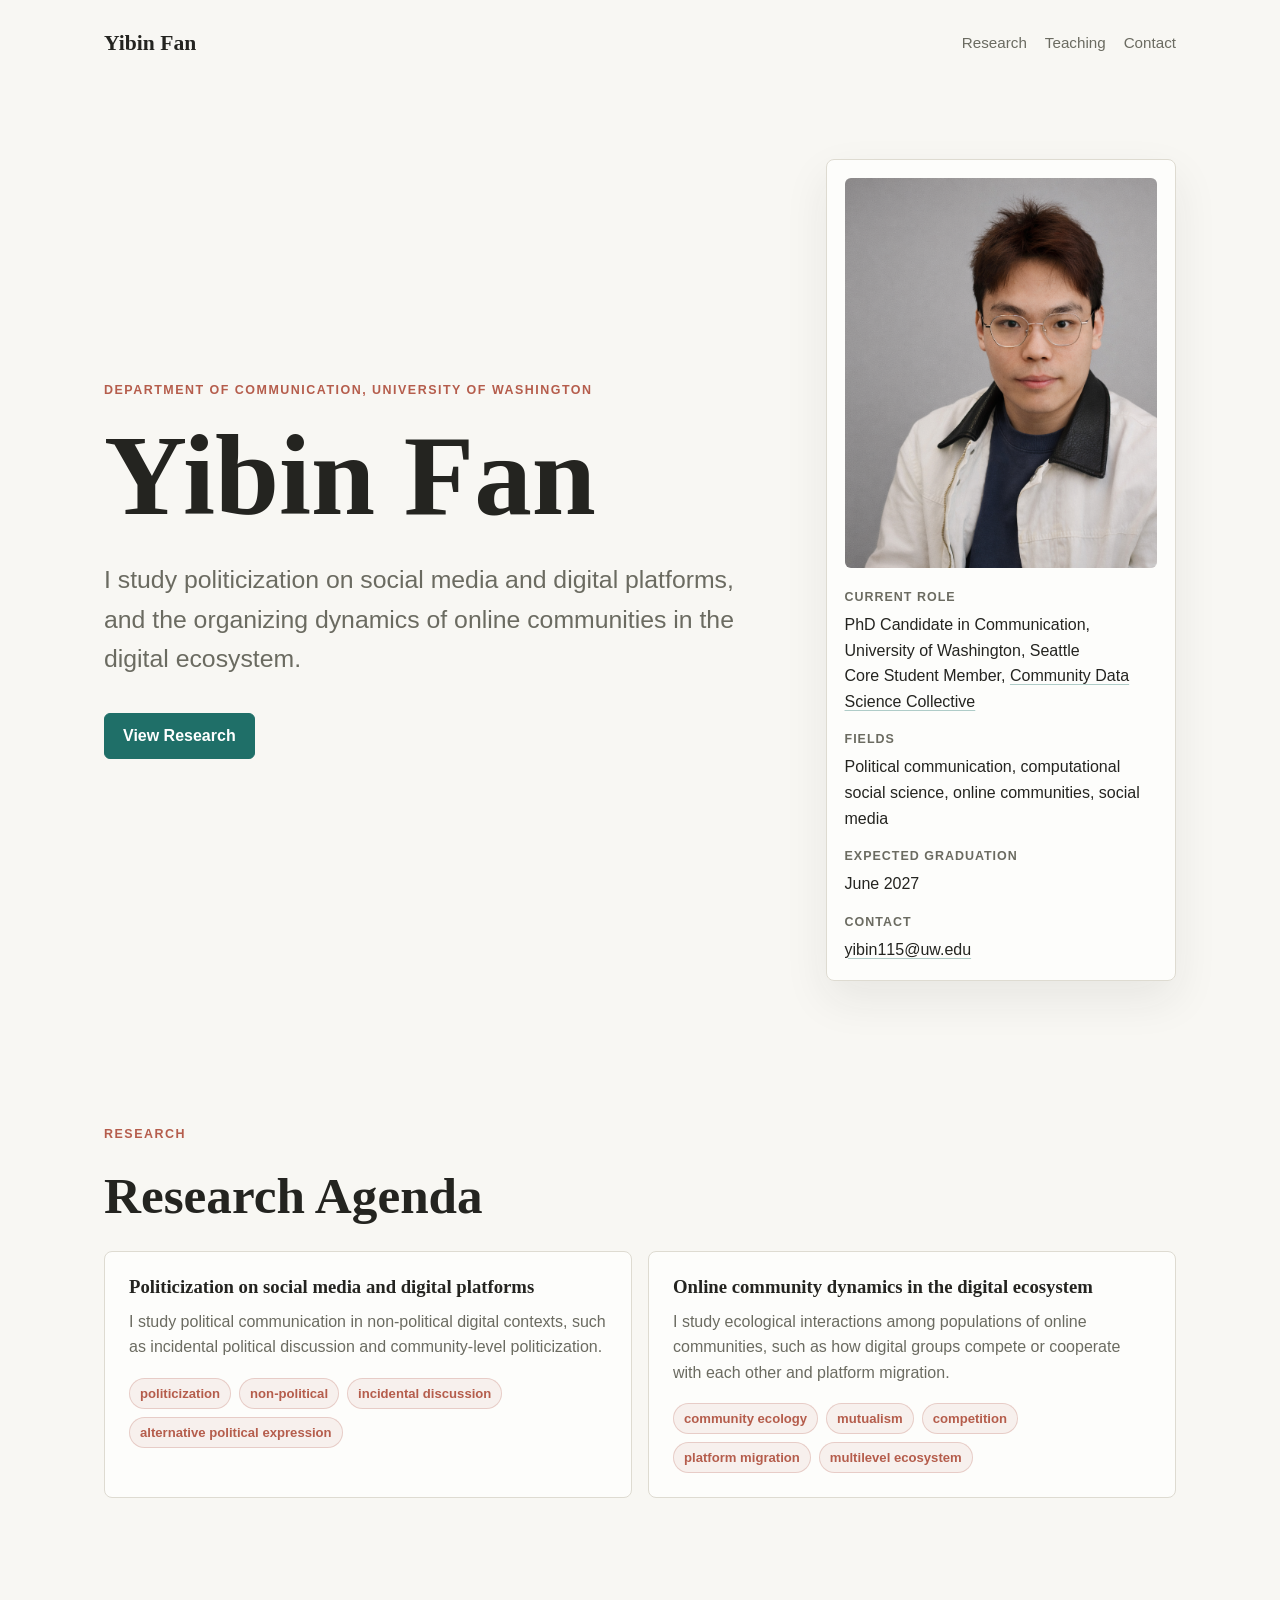
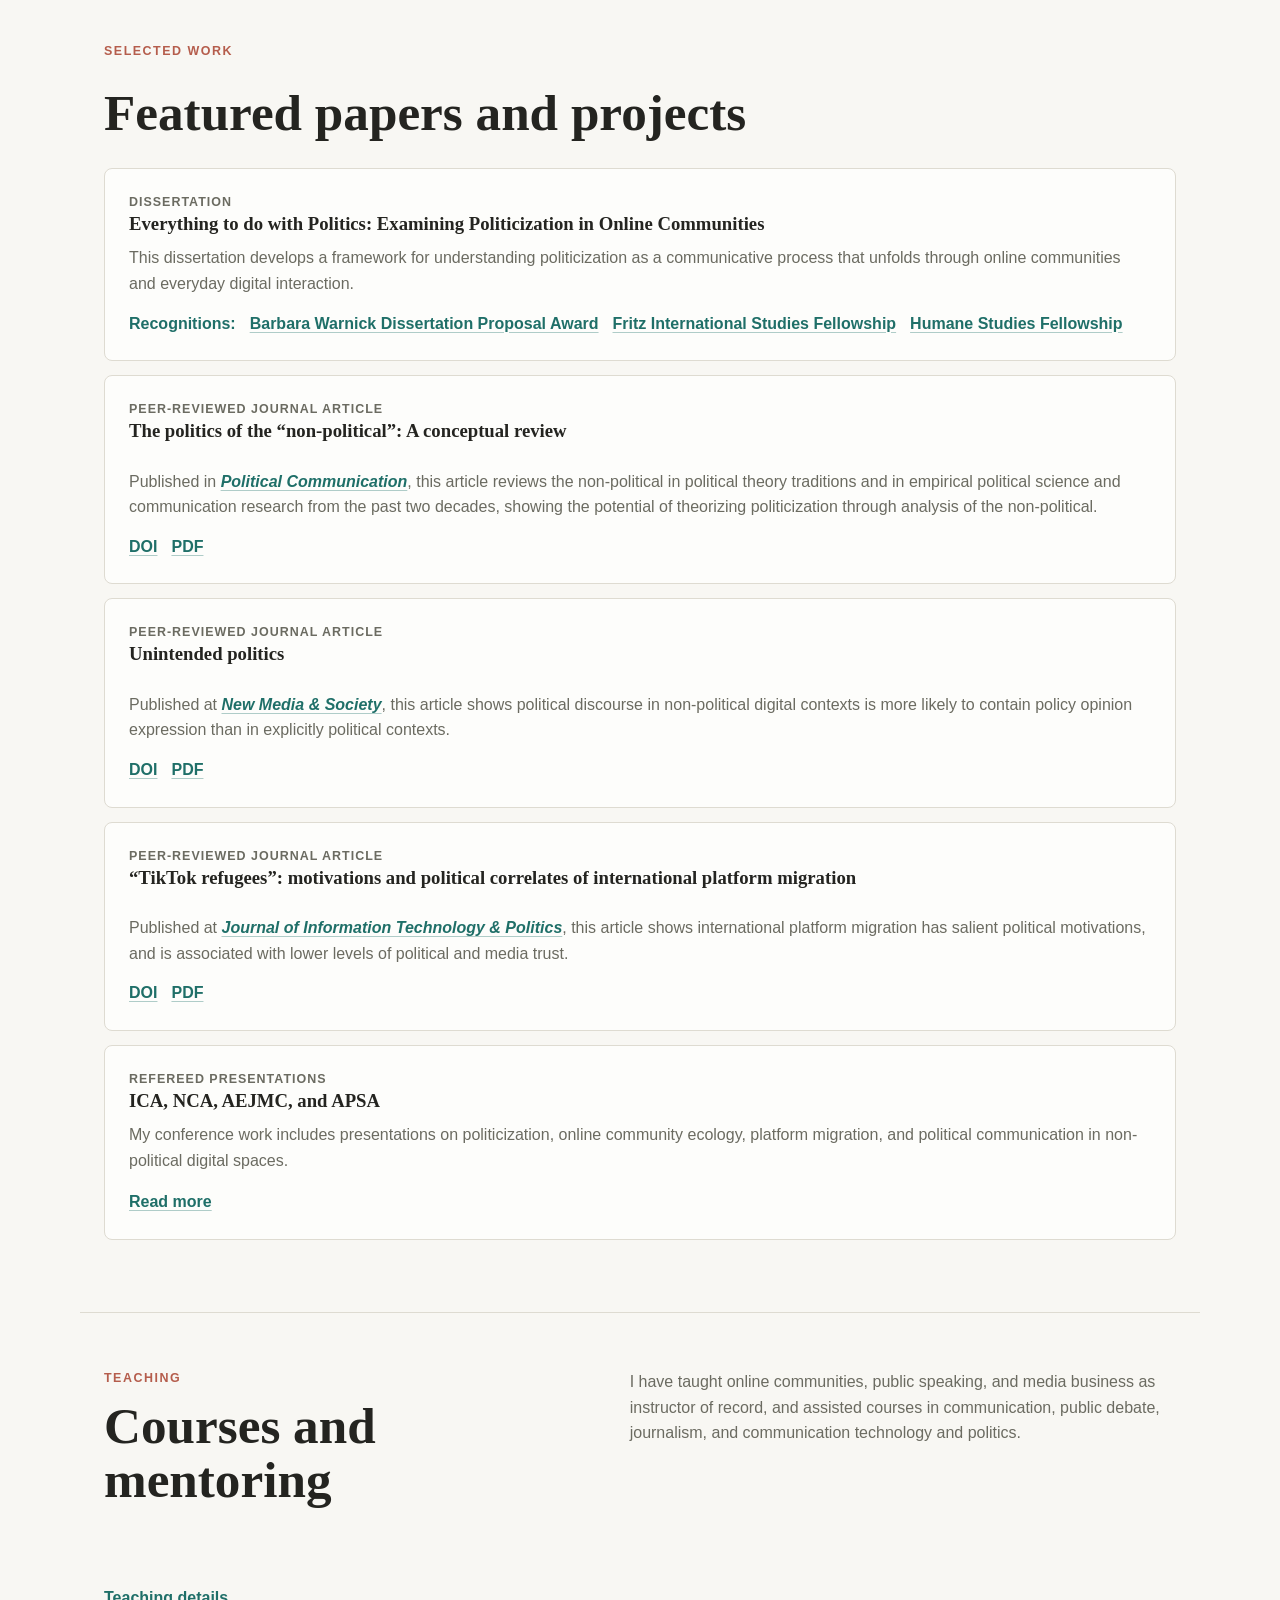
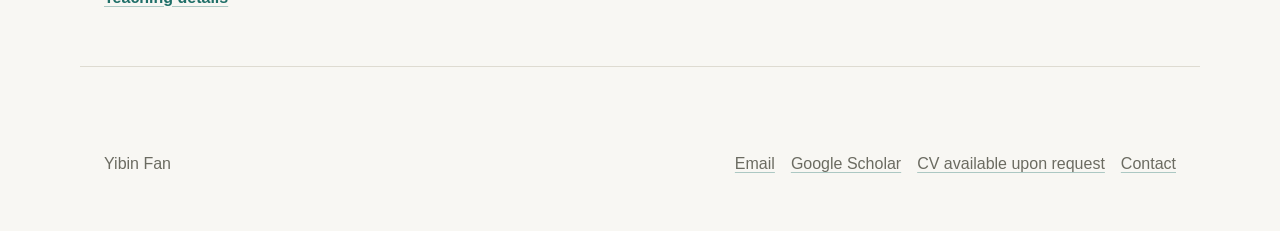
<file: site/index.html>
<!doctype html>
<html lang="en">
  <head>
    <meta charset="utf-8">
    <meta name="viewport" content="width=device-width, initial-scale=1">
    <title>Yibin Fan | Communication PhD Student</title>
    <meta name="description" content="Yibin Fan is a PhD student in Communication at the University of Washington studying politicization in online communities.">
    <link rel="stylesheet" href="styles/base.css">
  </head>
  <body>
    <header class="site-header">
      <a class="brand" href="index.html">Yibin Fan</a>
      <nav class="nav" aria-label="Primary navigation">
        <a href="pages/research.html">Research</a>
        <a href="pages/teaching.html">Teaching</a>
        <a href="pages/contact.html">Contact</a>
      </nav>
    </header>

    <main>
      <section class="hero">
        <div class="hero-copy">
          <p class="eyebrow">Department of Communication, University of Washington</p>
          <h1>Yibin Fan</h1>
          <p class="lede">
            I study politicization on social media and digital platforms, and the organizing dynamics of online communities in the digital ecosystem.
          </p>
          <div class="actions">
            <a class="button primary" href="pages/research.html">View Research</a>
          </div>
        </div>
        <aside class="profile-panel" aria-label="Profile summary">
          <img class="portrait" src="assets/headshots/headshot_seattle.png" alt="Portrait of Yibin Fan">
          <dl>
            <div>
              <dt>Current role</dt>
              <dd>
                PhD Candidate in Communication, University of Washington, Seattle<br>
                Core Student Member, <a href="https://wiki.communitydata.science/" target="_blank" rel="noopener noreferrer">Community Data Science Collective</a>
              </dd>
            </div>
            <div>
              <dt>Fields</dt>
              <dd>Political communication, computational social science, online communities, social media</dd>
            </div>
            <div>
              <dt>Expected graduation</dt>
              <dd>June 2027</dd>
            </div>
            <div>
              <dt>Contact</dt>
              <dd><a href="mailto:yibin115@uw.edu">yibin115@uw.edu</a></dd>
            </div>
          </dl>
        </aside>
      </section>

      <section class="section">
        <div class="section-heading">
          <p class="eyebrow">Research</p>
          <h2>Research Agenda</h2>
        </div>
        <div class="grid two">
          <article class="summary-item">
            <h3>Politicization on social media and digital platforms</h3>
            <p>I study political communication in non-political digital contexts, such as incidental political discussion and community-level politicization.</p>
            <div class="keyword-list" aria-label="Politicization keywords">
              <span>politicization</span>
              <span>non-political</span>
              <span>incidental discussion</span>
              <span>alternative political expression</span>
            </div>
          </article>
          <article class="summary-item">
            <h3>Online community dynamics in the digital ecosystem</h3>
            <p>I study ecological interactions among populations of online communities, such as how digital groups compete or cooperate with each other and platform migration.</p>
            <div class="keyword-list" aria-label="Online community ecosystem keywords">
              <span>community ecology</span>
              <span>mutualism</span>
              <span>competition</span>
              <span>platform migration</span>
              <span>multilevel ecosystem</span>
            </div>
          </article>
        </div>
      </section>

      <section class="section featured-work">
        <div class="section-heading">
          <p class="eyebrow">Selected work</p>
          <h2>Featured papers and projects</h2>
        </div>
        <div class="work-list">
          <article class="work-item">
            <p class="status">Dissertation</p>
            <h3>Everything to do with Politics: Examining Politicization in Online Communities</h3>
            <p>This dissertation develops a framework for understanding politicization as a communicative process that unfolds through online communities and everyday digital interaction.</p>
            <div class="link-row">
              <a>Recognitions:</a>
              <a href="https://com.uw.edu/ma-phd/funding-and-award-opportunities/research-funding/">Barbara Warnick Dissertation Proposal Award</a>
              <a href="https://grad.uw.edu/funding_posts/international-research-fellowships/">Fritz International Studies Fellowship</a>
              <a href="https://www.theihs.org/blog/funding-type/humane-studies-fellowship/">Humane Studies Fellowship</a>
            </div>
          </article>
          <article class="work-item">
            <p class="status">Peer-reviewed Journal Article</p>
            <h3>The politics of the &ldquo;non-political&rdquo;: A conceptual review</h3>
            <p>Published in <a href="https://www.tandfonline.com/doi/full/10.1080/10584609.2026.2745844"><em>Political Communication</em></a>, this article reviews the non-political in political theory traditions and in empirical political science and communication research from the past two decades, showing the potential of theorizing politicization through analysis of the non-political.</p>
            <div class="link-row">
              <a href="https://www.tandfonline.com/doi/full/10.1080/10584609.2026.2745844">DOI</a>
              <a href="https://www.tandfonline.com/doi/epdf/10.1080/10584609.2026.2745844">PDF</a>
            </div>
          </article>
          <article class="work-item">
            <p class="status">Peer-reviewed Journal Article</p>
            <h3>Unintended politics</h3>
            <p>Published at <a href="https://journals.sagepub.com/home/nms"><em>New Media & Society</em></a>, this article shows political discourse in non-political digital contexts is more likely to contain policy opinion expression than in explicitly political contexts.</p>
            <div class="link-row">
              <a href="https://doi.org/10.1177/14614448261441875">DOI</a>
              <a href="https://journals.sagepub.com/doi/pdf/10.1177/14614448261441875?casa_token=1-ZnGrfTjEoAAAAA:AifNyIRY7ep2owa5KEr0ajN2B7ABjRa7L96bX6fsLp5TvKdHX-in_V_Z3XCJmudTWeqTJ_bSWKwmBw">PDF</a>
            </div>
          </article>
          <article class="work-item">
            <p class="status">Peer-reviewed Journal Article</p>
            <h3>“TikTok refugees”: motivations and political correlates of international platform migration</h3>
            <p>Published at <a href="https://www.tandfonline.com/journals/witp20"><em>Journal of Information Technology & Politics</em></a>, this article shows international platform migration has salient political motivations, and is associated with lower levels of political and media trust.</p>
            <div class="link-row">
              <a href="https://www.tandfonline.com/doi/full/10.1080/19331681.2026.2701762">DOI</a>
              <a href="https://www.tandfonline.com/doi/pdf/10.1080/19331681.2026.2701762">PDF</a>
            </div>
          </article>
          <article class="work-item">
            <p class="status">Refereed presentations</p>
            <h3>ICA, NCA, AEJMC, and APSA</h3>
            <p>My conference work includes presentations on politicization, online community ecology, platform migration, and political communication in non-political digital spaces.</p>
            <a href="pages/research.html">Read more</a>
          </article>
        </div>
      </section>

      <section class="section teaching-band">
        <div class="section-heading">
          <p class="eyebrow">Teaching</p>
          <h2>Courses and mentoring</h2>
        </div>
        <p>
          I have taught online communities, public speaking, and media business as instructor of record, and assisted courses in communication, public debate, journalism, and communication technology and politics.
        </p>
        <a class="text-link" href="pages/teaching.html">Teaching details</a>
      </section>
    </main>

    <footer class="footer">
      <p>Yibin Fan</p>
      <div class="footer-links">
        <a href="mailto:yibin115@uw.edu">Email</a>
        <a href="https://scholar.google.com/citations?user=-ZSV1sAAAAAJ&hl=en&oi=sra">Google Scholar</a>
        <a href="mailto:yibin115@uw.edu?subject=CV%20request">CV available upon request</a>
        <a href="pages/contact.html">Contact</a>
      </div>
    </footer>
    <script src="scripts/main.js"></script>
  </body>
</html>
</file>
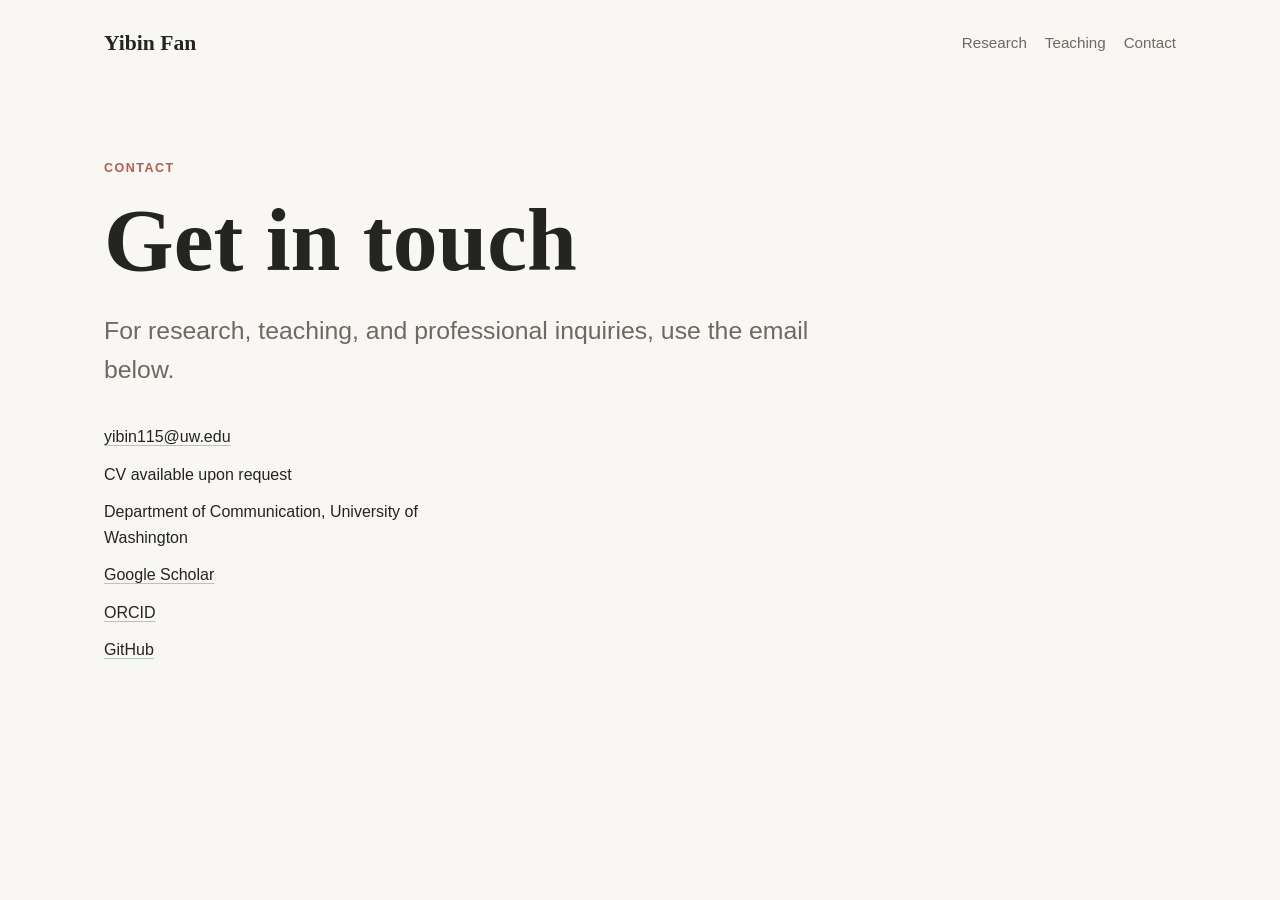
<file: site/pages/contact.html>
<!doctype html>
<html lang="en">
  <head>
    <meta charset="utf-8">
    <meta name="viewport" content="width=device-width, initial-scale=1">
    <title>Contact | Yibin Fan</title>
    <meta name="description" content="Contact information and academic profiles for Yibin Fan.">
    <link rel="stylesheet" href="../styles/base.css">
  </head>
  <body>
    <header class="site-header">
      <a class="brand" href="../index.html">Yibin Fan</a>
      <nav class="nav" aria-label="Primary navigation">
        <a href="research.html">Research</a>
        <a href="teaching.html">Teaching</a>
        <a href="contact.html">Contact</a>
      </nav>
    </header>
    <main class="page">
      <p class="eyebrow">Contact</p>
      <h1>Get in touch</h1>
      <p class="lede narrow">For research, teaching, and professional inquiries, use the email below.</p>
      <div class="contact-list">
        <a href="mailto:yibin115@uw.edu">yibin115@uw.edu</a>
        <span>CV available upon request</span>
        <span>Department of Communication, University of Washington</span>
        <a href="https://scholar.google.com/citations?user=-ZSV1sAAAAAJ&hl=en&oi=sra">Google Scholar</a>
        <a href="#">ORCID</a>
        <a href="#">GitHub</a>
      </div>
    </main>
  </body>
</html>
</file>
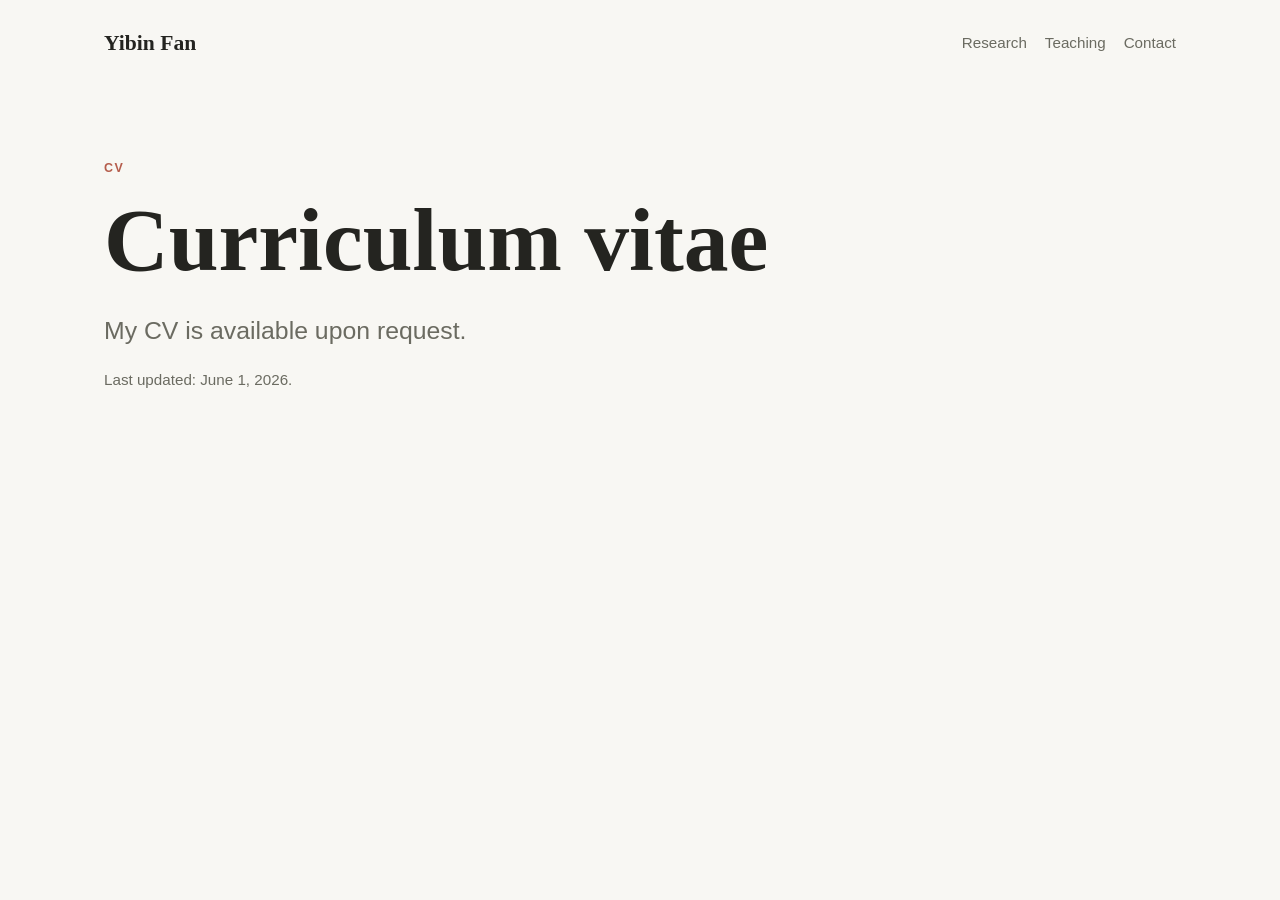
<file: site/pages/cv.html>
<!doctype html>
<html lang="en">
  <head>
    <meta charset="utf-8">
    <meta name="viewport" content="width=device-width, initial-scale=1">
    <title>CV | Yibin Fan</title>
    <meta name="description" content="Request the curriculum vitae of Yibin Fan.">
    <link rel="stylesheet" href="../styles/base.css">
  </head>
  <body>
    <header class="site-header">
      <a class="brand" href="../index.html">Yibin Fan</a>
      <nav class="nav" aria-label="Primary navigation">
        <a href="research.html">Research</a>
        <a href="teaching.html">Teaching</a>
        <a href="contact.html">Contact</a>
      </nav>
    </header>
    <main class="page">
      <p class="eyebrow">CV</p>
      <h1>Curriculum vitae</h1>
      <p class="lede narrow">My CV is available upon request.</p>
      <p class="small-note">Last updated: June 1, 2026.</p>
    </main>
  </body>
</html>
</file>
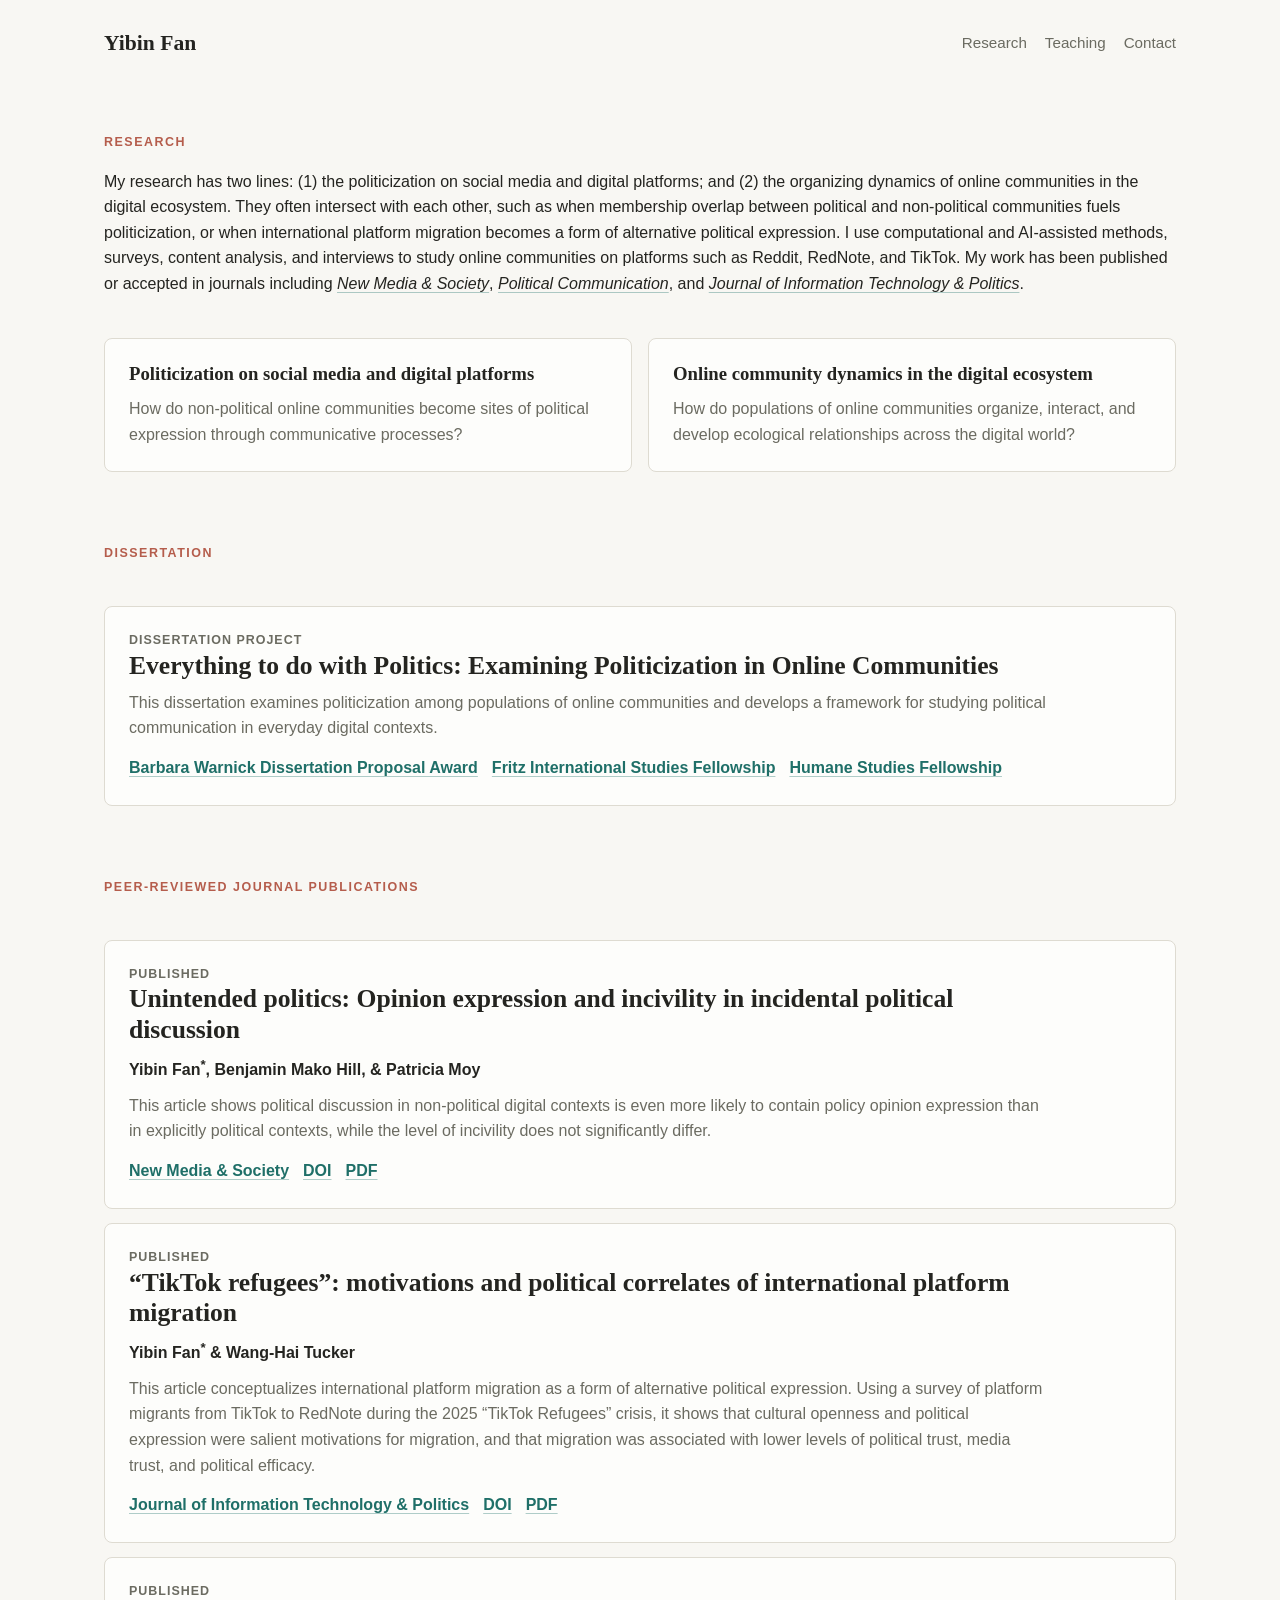
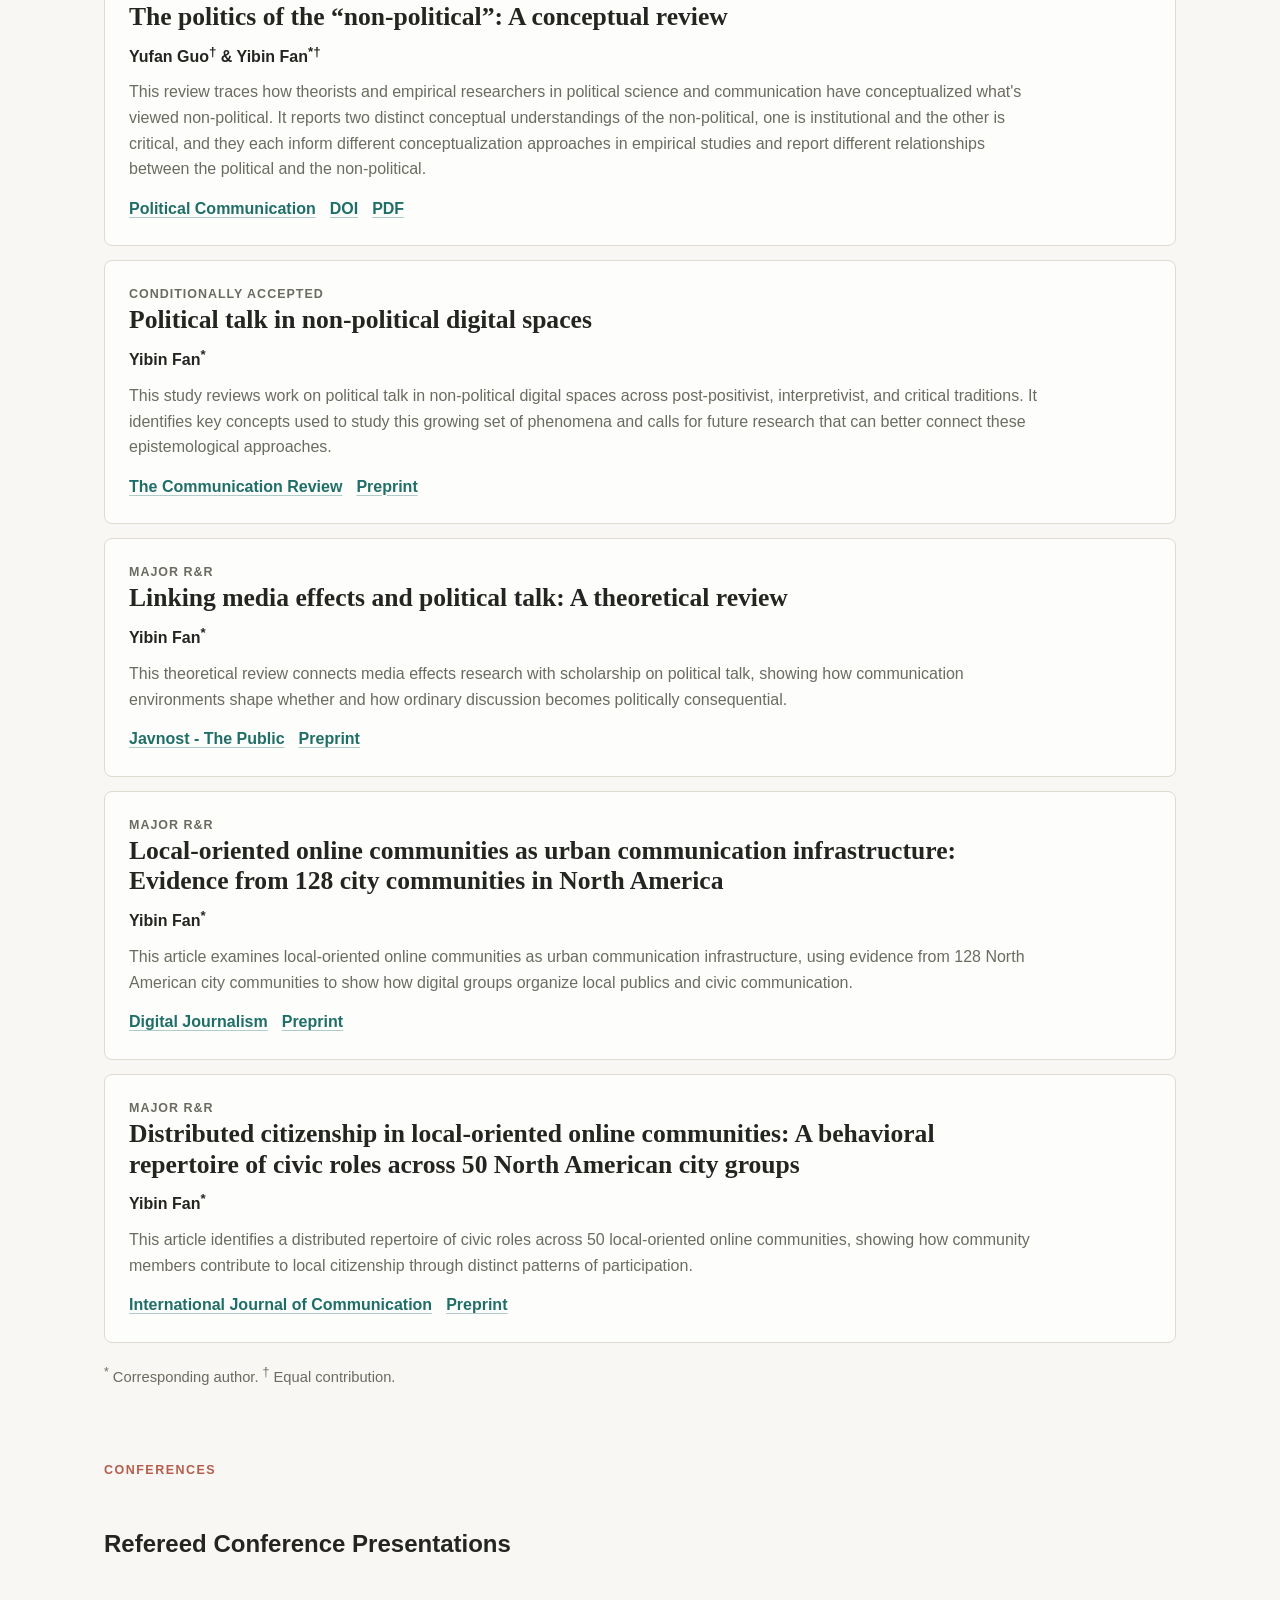
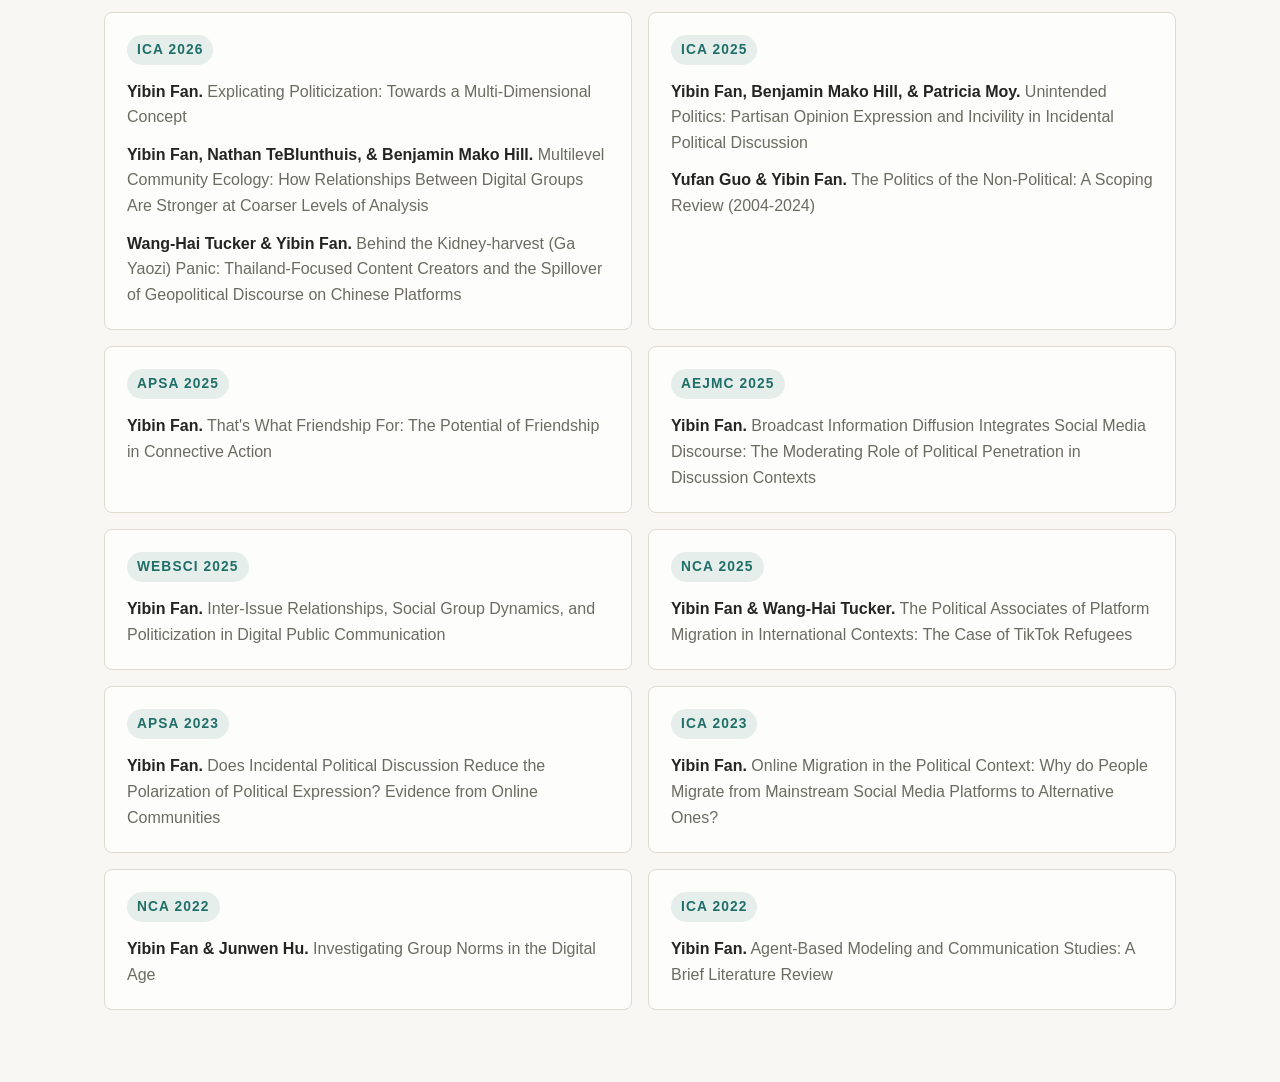
<file: site/pages/research.html>
<!doctype html>
<html lang="en">
  <head>
    <meta charset="utf-8">
    <meta name="viewport" content="width=device-width, initial-scale=1">
    <title>Research | Yibin Fan</title>
    <meta name="description" content="Research by Yibin Fan on politicization, online communities, political communication, and computational social science.">
    <link rel="stylesheet" href="../styles/base.css">
  </head>
  <body>
    <header class="site-header">
      <a class="brand" href="../index.html">Yibin Fan</a>
      <nav class="nav" aria-label="Primary navigation">
        <a href="research.html">Research</a>
        <a href="teaching.html">Teaching</a>
        <a href="contact.html">Contact</a>
      </nav>
    </header>

    <main class="page research-page">
      <p class="eyebrow">Research</p>
      <h1 class="sr-only">Research</h1>
      <p>
        My research has two lines: (1) the politicization on social media and digital platforms; and (2) the organizing dynamics of online communities in the digital ecosystem. They often intersect with each other, such as when membership overlap between political and non-political communities fuels politicization, or when international platform migration becomes a form of alternative political expression. I use computational and AI-assisted methods, surveys, content analysis, and interviews to study online communities on platforms such as Reddit, RedNote, and TikTok. My work has been published or accepted in journals including <a href="https://journals.sagepub.com/home/nms"><em>New Media & Society</em></a>, <a href="https://www.tandfonline.com/doi/full/10.1080/10584609.2026.2745844"><em>Political Communication</em></a>, and <a href="https://www.tandfonline.com/journals/witp20"><em>Journal of Information Technology & Politics</em></a>.
      </p>

      <section class="research-lines" aria-label="Research lines">
        <article class="summary-item line-card">
          <p class="status"></p>
          <h3>Politicization on social media and digital platforms</h3>
          <p>How do non-political online communities become sites of political expression through communicative processes?</p>
        </article>
        <article class="summary-item line-card">
          <p class="status"></p>
          <h3>Online community dynamics in the digital ecosystem</h3>
          <p>How do populations of online communities organize, interact, and develop ecological relationships across the digital world?</p>
        </article>
      </section>

      <section class="research-section">
        <div class="section-heading">
          <p class="eyebrow">Dissertation</p>
        </div>
        <article class="publication-item">
          <p class="status">Dissertation project</p>
          <h3>Everything to do with Politics: Examining Politicization in Online Communities</h3>
          <p>This dissertation examines politicization among populations of online communities and develops a framework for studying political communication in everyday digital contexts.</p>
          <div class="link-row">
            <a href="https://com.uw.edu/ma-phd/funding-and-award-opportunities/research-funding/">Barbara Warnick Dissertation Proposal Award</a>
            <a href="https://grad.uw.edu/funding_posts/international-research-fellowships/">Fritz International Studies Fellowship</a>
            <a href="https://www.theihs.org/blog/funding-type/humane-studies-fellowship/">Humane Studies Fellowship</a>
          </div>
        </article>
      </section>

      <section class="research-section">
        <div class="section-heading">
          <p class="eyebrow">Peer-Reviewed Journal Publications</p>
        </div>
        <div class="publication-list">
          <article class="publication-item">
            <p class="status">Published</p>
            <h3>Unintended politics: Opinion expression and incivility in incidental political discussion</h3>
            <p class="authors">Yibin Fan<sup>*</sup>, Benjamin Mako Hill, & Patricia Moy</p>
            <p>This article shows political discussion in non-political digital contexts is even more likely to contain policy opinion expression than in explicitly political contexts, while the level of incivility does not significantly differ.</p>
            <div class="link-row">
              <a href="https://journals.sagepub.com/home/nms">New Media & Society</a>
              <a href="https://doi.org/10.1177/14614448261441875">DOI</a>
              <a href="https://journals.sagepub.com/doi/pdf/10.1177/14614448261441875?casa_token=1-ZnGrfTjEoAAAAA:AifNyIRY7ep2owa5KEr0ajN2B7ABjRa7L96bX6fsLp5TvKdHX-in_V_Z3XCJmudTWeqTJ_bSWKwmBw">PDF</a>
            </div>
          </article>

          <article class="publication-item">
            <p class="status">Published</p>
            <h3>“TikTok refugees”: motivations and political correlates of international platform migration</h3>
            <p class="authors">Yibin Fan<sup>*</sup> & Wang-Hai Tucker</p>
            <p>This article conceptualizes international platform migration as a form of alternative political expression. Using a survey of platform migrants from TikTok to RedNote during the 2025 “TikTok Refugees” crisis, it shows that cultural openness and political expression were salient motivations for migration, and that migration was associated with lower levels of political trust, media trust, and political efficacy.</p>
            <div class="link-row">
              <a href="https://www.tandfonline.com/journals/witp20">Journal of Information Technology & Politics</a>
              <a href="https://www.tandfonline.com/doi/full/10.1080/19331681.2026.2701762">DOI</a>
              <a href="https://www.tandfonline.com/doi/pdf/10.1080/19331681.2026.2701762">PDF</a>
            </div>
          </article>

          <article class="publication-item">
            <p class="status">Published</p>
            <h3>The politics of the “non-political”: A conceptual review</h3>
            <p class="authors">Yufan Guo<sup>†</sup> & Yibin Fan<sup>*†</sup></p>
            <p>This review traces how theorists and empirical researchers in political science and communication have conceptualized what's viewed non-political. It reports two distinct conceptual understandings of the non-political, one is institutional and the other is critical, and they each inform different conceptualization approaches in empirical studies and report different relationships between the political and the non-political.</p>
            <div class="link-row">
              <a href="https://www.tandfonline.com/doi/full/10.1080/10584609.2026.2745844">Political Communication</a>
              <a href="https://www.tandfonline.com/doi/full/10.1080/10584609.2026.2745844">DOI</a>
              <a href="https://www.tandfonline.com/doi/epdf/10.1080/10584609.2026.2745844">PDF</a>
            </div>
          </article>

          <article class="publication-item">
            <p class="status">Conditionally accepted</p>
            <h3>Political talk in non-political digital spaces</h3>
            <p class="authors">Yibin Fan<sup>*</sup></p>
            <p>This study reviews work on political talk in non-political digital spaces across post-positivist, interpretivist, and critical traditions. It identifies key concepts used to study this growing set of phenomena and calls for future research that can better connect these epistemological approaches.</p>
            <div class="link-row">
              <a href="https://www.tandfonline.com/journals/gcrv20">The Communication Review</a>
              <a href="https://osf.io/n98eu">Preprint</a>
            </div>
          </article>

          <article class="publication-item">
            <p class="status">Major R&R</p>
            <h3>Linking media effects and political talk: A theoretical review</h3>
            <p class="authors">Yibin Fan<sup>*</sup></p>
            <p>This theoretical review connects media effects research with scholarship on political talk, showing how communication environments shape whether and how ordinary discussion becomes politically consequential.</p>
            <div class="link-row">
              <a href="https://www.tandfonline.com/journals/rjav20">Javnost - The Public</a>
              <a href="https://osf.io/zf78v">Preprint</a>
            </div>
          </article>

          <article class="publication-item">
            <p class="status">Major R&R</p>
            <h3>Local-oriented online communities as urban communication infrastructure: Evidence from 128 city communities in North America</h3>
            <p class="authors">Yibin Fan<sup>*</sup></p>
            <p>This article examines local-oriented online communities as urban communication infrastructure, using evidence from 128 North American city communities to show how digital groups organize local publics and civic communication.</p>
            <div class="link-row">
              <a href="https://www.tandfonline.com/journals/rdij20">Digital Journalism</a>
              <a href="https://osf.io/nvbqu">Preprint</a>
            </div>
          </article>
          <article class="publication-item">
            <p class="status">Major R&amp;R</p>
            <h3>Distributed citizenship in local-oriented online communities: A behavioral repertoire of civic roles across 50 North American city groups</h3>
            <p class="authors">Yibin Fan<sup>*</sup></p>
            <p>This article identifies a distributed repertoire of civic roles across 50 local-oriented online communities, showing how community members contribute to local citizenship through distinct patterns of participation.</p>
            <div class="link-row">
              <a href="https://ijoc.org/">International Journal of Communication</a>
              <a href="https://osf.io/29y4x">Preprint</a>
            </div>
          </article>
          <p class="correspondence-note"><sup>*</sup> Corresponding author. <sup>†</sup> Equal contribution.</p>
        </div>
      </section>

      <section class="research-section">
        <div class="section-heading">
          <p class="eyebrow">Conferences</p>
          <h2>Refereed Conference Presentations</h2>
        </div>
        <div class="conference-grid">
          <section class="conference-group">
            <h3>ICA 2026</h3>
            <ul>
              <li><span>Yibin Fan.</span> Explicating Politicization: Towards a Multi-Dimensional Concept</li>
              <li><span>Yibin Fan, Nathan TeBlunthuis, & Benjamin Mako Hill.</span> Multilevel Community Ecology: How Relationships Between Digital Groups Are Stronger at Coarser Levels of Analysis</li>
              <li><span>Wang-Hai Tucker & Yibin Fan.</span> Behind the Kidney-harvest (Ga Yaozi) Panic: Thailand-Focused Content Creators and the Spillover of Geopolitical Discourse on Chinese Platforms</li>
            </ul>
          </section>

          <section class="conference-group">
            <h3>ICA 2025</h3>
            <ul>
              <li><span>Yibin Fan, Benjamin Mako Hill, & Patricia Moy.</span> Unintended Politics: Partisan Opinion Expression and Incivility in Incidental Political Discussion</li>
              <li><span>Yufan Guo & Yibin Fan.</span> The Politics of the Non-Political: A Scoping Review (2004-2024)</li>
            </ul>
          </section>

          <section class="conference-group">
            <h3>APSA 2025</h3>
            <ul>
              <li><span>Yibin Fan.</span> That's What Friendship For: The Potential of Friendship in Connective Action</li>
            </ul>
          </section>

          <section class="conference-group">
            <h3>AEJMC 2025</h3>
            <ul>
              <li><span>Yibin Fan.</span> Broadcast Information Diffusion Integrates Social Media Discourse: The Moderating Role of Political Penetration in Discussion Contexts</li>
            </ul>
          </section>

          <section class="conference-group">
            <h3>WebSci 2025</h3>
            <ul>
              <li><span>Yibin Fan.</span> Inter-Issue Relationships, Social Group Dynamics, and Politicization in Digital Public Communication</li>
            </ul>
          </section>

          <section class="conference-group">
            <h3>NCA 2025</h3>
            <ul>
              <li><span>Yibin Fan & Wang-Hai Tucker.</span> The Political Associates of Platform Migration in International Contexts: The Case of TikTok Refugees</li>
            </ul>
          </section>

          <section class="conference-group">
            <h3>APSA 2023</h3>
            <ul>
              <li><span>Yibin Fan.</span> Does Incidental Political Discussion Reduce the Polarization of Political Expression? Evidence from Online Communities</li>
            </ul>
          </section>

          <section class="conference-group">
            <h3>ICA 2023</h3>
            <ul>
              <li><span>Yibin Fan.</span> Online Migration in the Political Context: Why do People Migrate from Mainstream Social Media Platforms to Alternative Ones?</li>
            </ul>
          </section>

          <section class="conference-group">
            <h3>NCA 2022</h3>
            <ul>
              <li><span>Yibin Fan & Junwen Hu.</span> Investigating Group Norms in the Digital Age</li>
            </ul>
          </section>

          <section class="conference-group">
            <h3>ICA 2022</h3>
            <ul>
              <li><span>Yibin Fan.</span> Agent-Based Modeling and Communication Studies: A Brief Literature Review</li>
            </ul>
          </section>
        </div>
      </section>
    </main>
  </body>
</html>
</file>
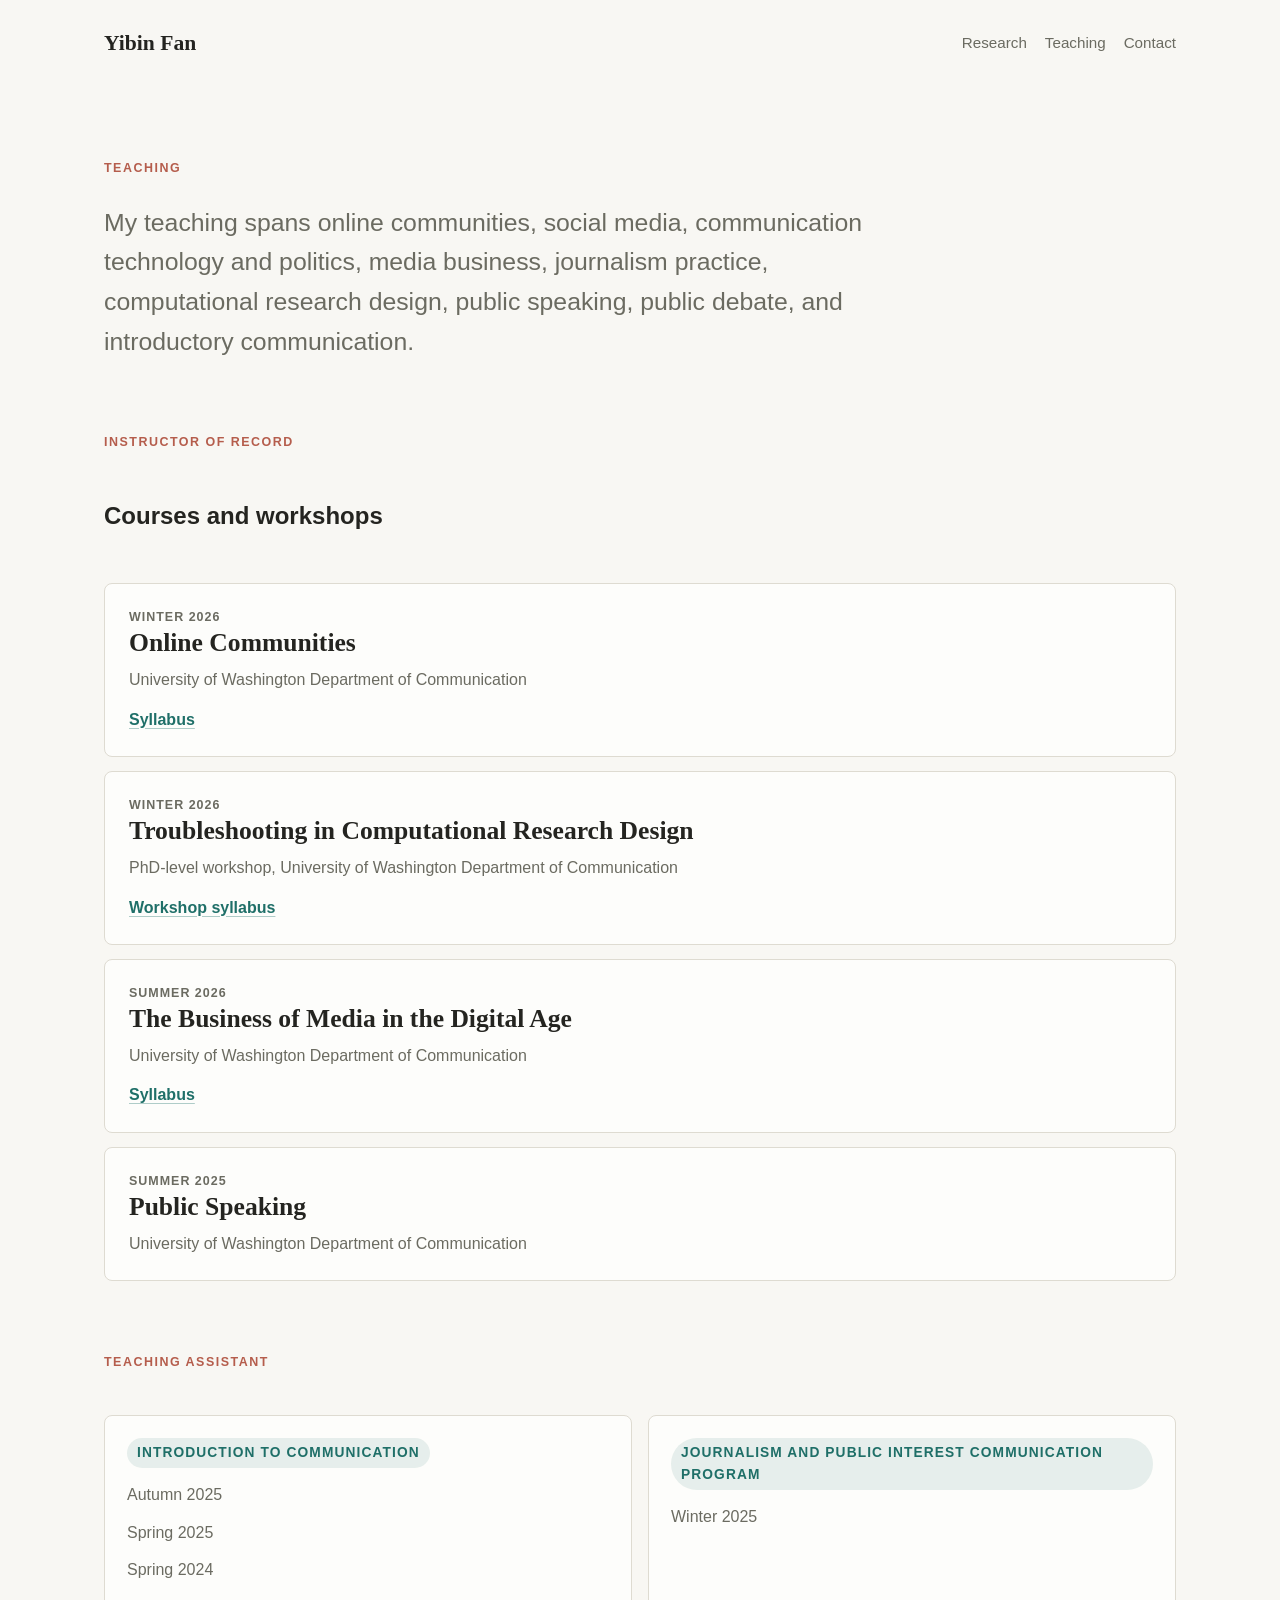
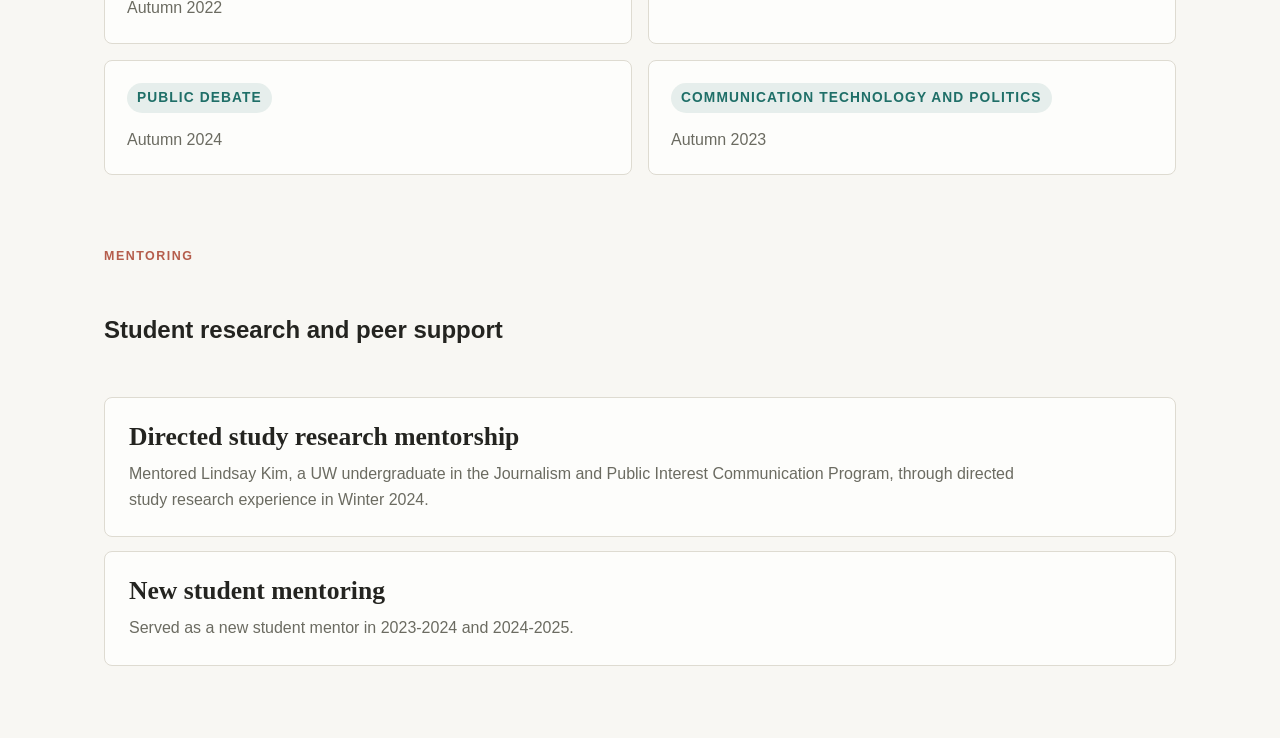
<file: site/pages/teaching.html>
<!doctype html>
<html lang="en">
  <head>
    <meta charset="utf-8">
    <meta name="viewport" content="width=device-width, initial-scale=1">
    <title>Teaching | Yibin Fan</title>
    <meta name="description" content="Teaching interests, instructor-of-record courses, workshops, and teaching assistant experience by Yibin Fan.">
    <link rel="stylesheet" href="../styles/base.css">
  </head>
  <body>
    <header class="site-header">
      <a class="brand" href="../index.html">Yibin Fan</a>
      <nav class="nav" aria-label="Primary navigation">
        <a href="research.html">Research</a>
        <a href="teaching.html">Teaching</a>
        <a href="contact.html">Contact</a>
      </nav>
    </header>

    <main class="page teaching-page">
      <p class="eyebrow">Teaching</p>
      <p class="lede narrow">
        My teaching spans online communities, social media, communication technology and politics, media business, journalism practice, computational research design, public speaking, public debate, and introductory communication.
      </p>

      <section class="research-section">
        <div class="section-heading">
          <p class="eyebrow">Instructor of Record</p>
          <h2>Courses and workshops</h2>
        </div>
        <div class="publication-list">
          <article class="teaching-course">
            <p class="status">Winter 2026</p>
            <h3>Online Communities</h3>
            <p>University of Washington Department of Communication</p>
            <a href="https://wiki.communitydata.science/Online_Communities_(UW_COM481_Winter_2026)">Syllabus</a>
          </article>

          <article class="teaching-course">
            <p class="status">Winter 2026</p>
            <h3>Troubleshooting in Computational Research Design</h3>
            <p>PhD-level workshop, University of Washington Department of Communication</p>
            <a href="https://wiki.communitydata.science/Troubleshooting_in_Computational_Research_Design_(UW_COM_597_Winter_2026)">Workshop syllabus</a>
          </article>

          <article class="teaching-course">
            <p class="status">Summer 2026</p>
            <h3>The Business of Media in the Digital Age</h3>
            <p>University of Washington Department of Communication</p>
            <a href="https://wiki.communitydata.science/Business_of_Media_in_the_AI_and_Digital_Age_(UW_COM339_Summer_2026)">Syllabus</a>
          </article>

          <article class="teaching-course">
            <p class="status">Summer 2025</p>
            <h3>Public Speaking</h3>
            <p>University of Washington Department of Communication</p>
          </article>
        </div>
      </section>

      <section class="research-section">
        <div class="section-heading">
          <p class="eyebrow">Teaching Assistant</p>
        </div>
        <div class="conference-grid">
          <section class="conference-group">
            <h3>Introduction to Communication</h3>
            <ul>
              <li>Autumn 2025</li>
              <li>Spring 2025</li>
              <li>Spring 2024</li>
              <li>Autumn 2022</li>
            </ul>
          </section>

          <section class="conference-group">
            <h3>Journalism and Public Interest Communication Program</h3>
            <ul>
              <li>Winter 2025</li>
            </ul>
          </section>

          <section class="conference-group">
            <h3>Public Debate</h3>
            <ul>
              <li>Autumn 2024</li>
            </ul>
          </section>

          <section class="conference-group">
            <h3>Communication Technology and Politics</h3>
            <ul>
              <li>Autumn 2023</li>
            </ul>
          </section>
        </div>
      </section>

      <section class="research-section">
        <div class="section-heading">
          <p class="eyebrow">Mentoring</p>
          <h2>Student research and peer support</h2>
        </div>
        <div class="publication-list">
          <article class="teaching-course">
            <h3>Directed study research mentorship</h3>
            <p>Mentored Lindsay Kim, a UW undergraduate in the Journalism and Public Interest Communication Program, through directed study research experience in Winter 2024.</p>
          </article>
          <article class="teaching-course">
            <h3>New student mentoring</h3>
            <p>Served as a new student mentor in 2023-2024 and 2024-2025.</p>
          </article>
        </div>
      </section>
    </main>
  </body>
</html>
</file>
<file: site/styles/base.css>
:root {
  color-scheme: light;
  --bg: #f8f7f3;
  --surface: #ffffff;
  --text: #242420;
  --muted: #6b6b61;
  --accent: #1f6f68;
  --accent-2: #b55d4c;
  --border: #dedbd1;
  --shadow: 0 18px 45px rgba(36, 36, 32, 0.08);
}

* {
  box-sizing: border-box;
}

body {
  margin: 0;
  background: var(--bg);
  color: var(--text);
  font-family: Inter, Arial, sans-serif;
  line-height: 1.6;
}

a {
  color: inherit;
  text-decoration-color: rgba(31, 111, 104, 0.35);
  text-underline-offset: 0.18em;
}

a:hover {
  color: var(--accent);
  text-decoration-color: var(--accent);
}

.site-header {
  display: flex;
  align-items: center;
  justify-content: space-between;
  gap: 24px;
  max-width: 1120px;
  margin: 0 auto;
  padding: 26px 24px;
}

.brand {
  font-family: Georgia, "Times New Roman", serif;
  font-size: 1.35rem;
  font-weight: 700;
  text-decoration: none;
}

.nav {
  display: flex;
  flex-wrap: wrap;
  justify-content: flex-end;
  gap: 18px;
  color: var(--muted);
  font-size: 0.95rem;
}

.nav a {
  text-decoration: none;
}

.hero {
  display: grid;
  grid-template-columns: minmax(0, 1.45fr) minmax(280px, 0.75fr);
  gap: 44px;
  align-items: center;
  max-width: 1120px;
  margin: 32px auto 0;
  padding: 40px 24px 72px;
}

.hero h1,
.page h1,
.section h2,
.teaching-band h2 {
  margin: 0;
  font-family: Georgia, "Times New Roman", serif;
  line-height: 1.05;
  letter-spacing: 0;
}

.hero h1 {
  max-width: 780px;
  font-size: clamp(3.5rem, 9vw, 7.5rem);
}

.page h1 {
  max-width: 860px;
  font-size: clamp(2.6rem, 7vw, 5.6rem);
}

.section h2,
.teaching-band h2 {
  font-size: clamp(2rem, 4vw, 3.2rem);
}

.eyebrow {
  margin: 0 0 14px;
  color: var(--accent-2);
  font-size: 0.78rem;
  font-weight: 800;
  letter-spacing: 0.12em;
  text-transform: uppercase;
}

.section-heading .eyebrow {
  color: var(--accent-2);
}

.lede {
  max-width: 720px;
  margin: 24px 0 0;
  color: var(--muted);
  font-size: clamp(1.2rem, 2vw, 1.55rem);
}

.narrow {
  max-width: 760px;
}

.actions {
  display: flex;
  flex-wrap: wrap;
  gap: 12px;
  margin-top: 34px;
}

.button {
  display: inline-flex;
  align-items: center;
  justify-content: center;
  min-height: 46px;
  padding: 0 18px;
  border: 1px solid var(--accent);
  border-radius: 6px;
  font-weight: 750;
  text-decoration: none;
}

.button.primary {
  background: var(--accent);
  color: #ffffff;
}

.button.secondary {
  color: var(--accent);
}

.profile-panel,
.summary-item,
.work-item {
  border: 1px solid var(--border);
  border-radius: 8px;
  background: rgba(255, 255, 255, 0.72);
}

.profile-panel {
  padding: 18px;
  box-shadow: var(--shadow);
}

.portrait,
.portrait-placeholder {
  display: block;
  width: 100%;
  aspect-ratio: 4 / 5;
  min-height: 320px;
  margin-bottom: 20px;
  border-radius: 6px;
}

.portrait {
  object-fit: cover;
  object-position: 58% 48%;
}

.portrait-placeholder {
  display: grid;
  place-items: center;
  background: linear-gradient(135deg, rgba(31, 111, 104, 0.18), rgba(181, 93, 76, 0.16)), #ece8de;
  color: var(--muted);
  font-weight: 750;
}

dl {
  display: grid;
  gap: 16px;
  margin: 0;
}

dt {
  color: var(--muted);
  font-size: 0.78rem;
  font-weight: 800;
  letter-spacing: 0.08em;
  text-transform: uppercase;
}

dd {
  margin: 4px 0 0;
}

.section,
.page {
  max-width: 1120px;
  margin: 0 auto;
  padding: 72px 24px;
}

.section-heading {
  display: grid;
  gap: 10px;
  max-width: 760px;
  margin-bottom: 28px;
}

.grid {
  display: grid;
  gap: 16px;
}

.grid.three {
  grid-template-columns: repeat(3, minmax(0, 1fr));
}

.grid.two {
  grid-template-columns: repeat(2, minmax(0, 1fr));
}

.summary-item {
  padding: 24px;
}

.summary-item h2,
.summary-item h3,
.work-item h2,
.work-item h3 {
  margin: 0 0 10px;
  font-family: Georgia, "Times New Roman", serif;
  line-height: 1.2;
  letter-spacing: 0;
}

.summary-item p,
.work-item p,
.teaching-band p {
  margin: 0;
  color: var(--muted);
}

.keyword-list {
  display: flex;
  flex-wrap: wrap;
  gap: 8px;
  margin-top: 18px;
}

.keyword-list span {
  display: inline-flex;
  align-items: center;
  min-height: 30px;
  padding: 4px 10px;
  border: 1px solid rgba(181, 93, 76, 0.24);
  border-radius: 999px;
  background: rgba(181, 93, 76, 0.08);
  color: var(--accent-2);
  font-size: 0.82rem;
  font-weight: 750;
}

.work-list {
  display: grid;
  gap: 14px;
}

.work-item {
  padding: 24px;
}

.status {
  color: var(--accent-2);
  font-size: 0.78rem;
  font-weight: 800;
  letter-spacing: 0.08em;
  text-transform: uppercase;
}

.work-item a,
.text-link {
  display: inline-flex;
  margin-top: 16px;
  color: var(--accent);
  font-weight: 750;
}

.sr-only {
  position: absolute;
  width: 1px;
  height: 1px;
  padding: 0;
  overflow: hidden;
  clip: rect(0, 0, 0, 0);
  white-space: nowrap;
  border: 0;
}

.research-page {
  padding-top: 46px;
}

.research-intro {
  max-width: 940px;
  margin-top: 0;
  color: var(--text);
}

.research-lines {
  display: grid;
  grid-template-columns: repeat(2, minmax(0, 1fr));
  gap: 16px;
  margin-top: 42px;
}

.line-card h2 {
  margin: 0 0 14px;
  font-family: Georgia, "Times New Roman", serif;
  font-size: clamp(1.75rem, 3vw, 2.65rem);
  line-height: 1.1;
  letter-spacing: 0;
}

.research-section {
  margin-top: 72px;
}

.publication-list {
  display: grid;
  gap: 14px;
}

.publication-item {
  padding: 24px;
  border: 1px solid var(--border);
  border-radius: 8px;
  background: rgba(255, 255, 255, 0.72);
}

.teaching-course {
  padding: 24px;
  border: 1px solid var(--border);
  border-radius: 8px;
  background: rgba(255, 255, 255, 0.72);
}

.publication-item h3 {
  max-width: 920px;
  margin: 0 0 8px;
  font-family: Georgia, "Times New Roman", serif;
  font-size: clamp(1.35rem, 2vw, 1.8rem);
  line-height: 1.2;
  letter-spacing: 0;
}

.teaching-course h3 {
  max-width: 920px;
  margin: 0 0 8px;
  font-family: Georgia, "Times New Roman", serif;
  font-size: clamp(1.35rem, 2vw, 1.8rem);
  line-height: 1.2;
  letter-spacing: 0;
}

.publication-item p {
  max-width: 920px;
  margin: 0;
  color: var(--muted);
}

.teaching-course p {
  max-width: 920px;
  margin: 0;
  color: var(--muted);
}

.publication-item a {
  display: inline-flex;
  margin-top: 14px;
  color: var(--accent);
  font-weight: 750;
}

.teaching-course a {
  display: inline-flex;
  margin-top: 14px;
  color: var(--accent);
  font-weight: 750;
}

.link-row {
  display: flex;
  flex-wrap: wrap;
  gap: 14px;
  margin-top: 14px;
}

.link-row a {
  margin-top: 0;
}

.authors,
.venue-note {
  font-weight: 750;
}

.publication-item .authors {
  margin-bottom: 10px;
  color: var(--text);
}

.publication-item .venue-note {
  margin-top: 12px;
  color: var(--accent);
}

.correspondence-note {
  margin: 6px 0 0;
  color: var(--muted);
  font-size: 0.92rem;
}

.conference-grid {
  display: grid;
  grid-template-columns: repeat(2, minmax(0, 1fr));
  gap: 16px;
}

.conference-group {
  padding: 22px;
  border: 1px solid var(--border);
  border-radius: 8px;
  background: rgba(255, 255, 255, 0.72);
}

.conference-group h3 {
  display: inline-flex;
  margin: 0 0 14px;
  padding: 4px 10px;
  border-radius: 999px;
  background: rgba(31, 111, 104, 0.1);
  color: var(--accent);
  font-size: 0.86rem;
  letter-spacing: 0.08em;
  text-transform: uppercase;
}

.conference-group ul {
  display: grid;
  gap: 12px;
  margin: 0;
  padding: 0;
  list-style: none;
}

.conference-group li {
  color: var(--muted);
}

.conference-group span {
  color: var(--text);
  font-weight: 750;
}

.teaching-band {
  display: grid;
  grid-template-columns: minmax(0, 0.9fr) minmax(0, 1fr);
  gap: 34px;
  align-items: start;
  max-width: 1120px;
  margin: 0 auto 48px;
  padding: 56px 24px;
  border-top: 1px solid var(--border);
  border-bottom: 1px solid var(--border);
}

.page-list {
  margin-top: 34px;
}

.contact-list {
  display: grid;
  gap: 12px;
  max-width: 360px;
  margin-top: 34px;
}

.small-note {
  margin-top: 18px;
  color: var(--muted);
  font-size: 0.95rem;
}

.footer {
  display: flex;
  align-items: center;
  justify-content: space-between;
  gap: 18px;
  max-width: 1120px;
  margin: 0 auto;
  padding: 36px 24px 54px;
  color: var(--muted);
}

.footer p {
  margin: 0;
}

.footer-links {
  display: flex;
  flex-wrap: wrap;
  gap: 16px;
}

@media (max-width: 820px) {
  .site-header,
  .footer {
    align-items: flex-start;
    flex-direction: column;
  }

  .nav {
    justify-content: flex-start;
  }

  .hero,
  .teaching-band {
    grid-template-columns: 1fr;
  }

  .grid.three,
  .grid.two,
  .research-lines,
  .conference-grid {
    grid-template-columns: 1fr;
  }

  .hero {
    padding-top: 18px;
  }

  .portrait,
  .portrait-placeholder {
    min-height: 240px;
  }
}
</file>
